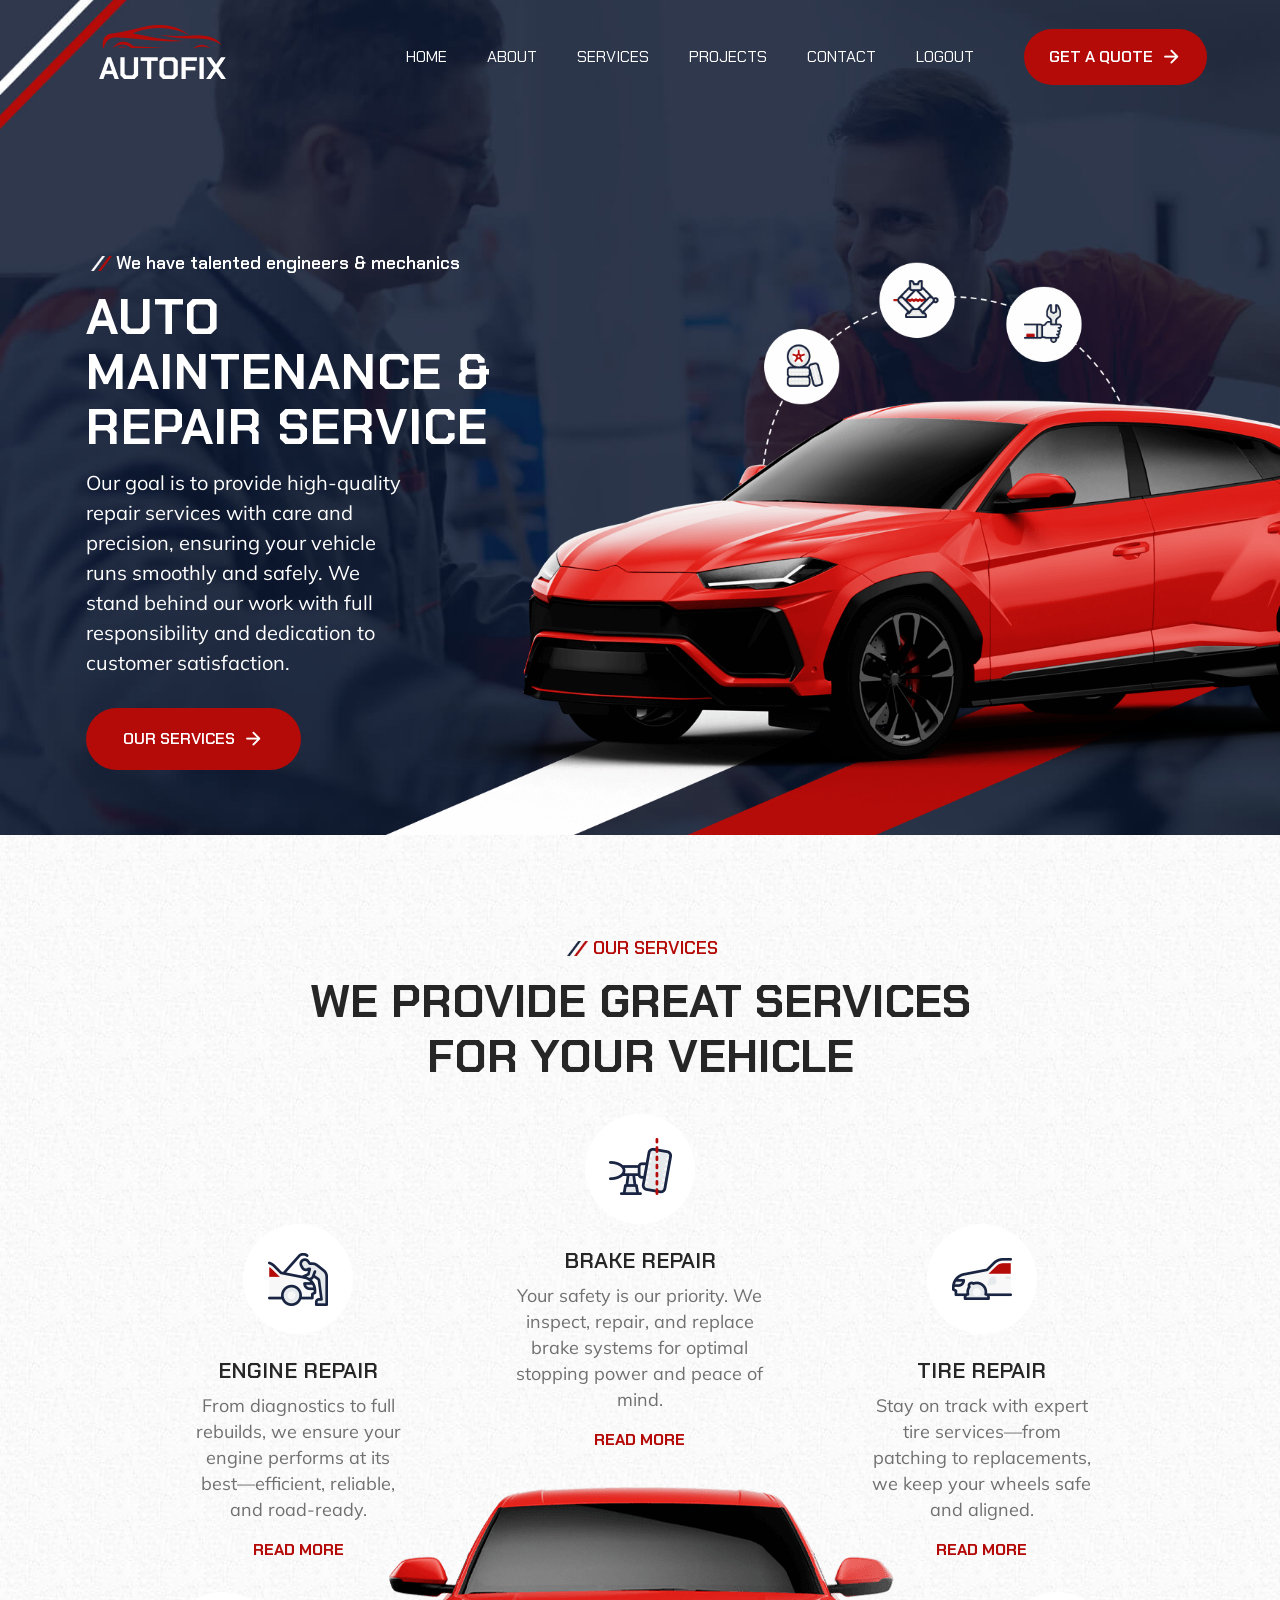
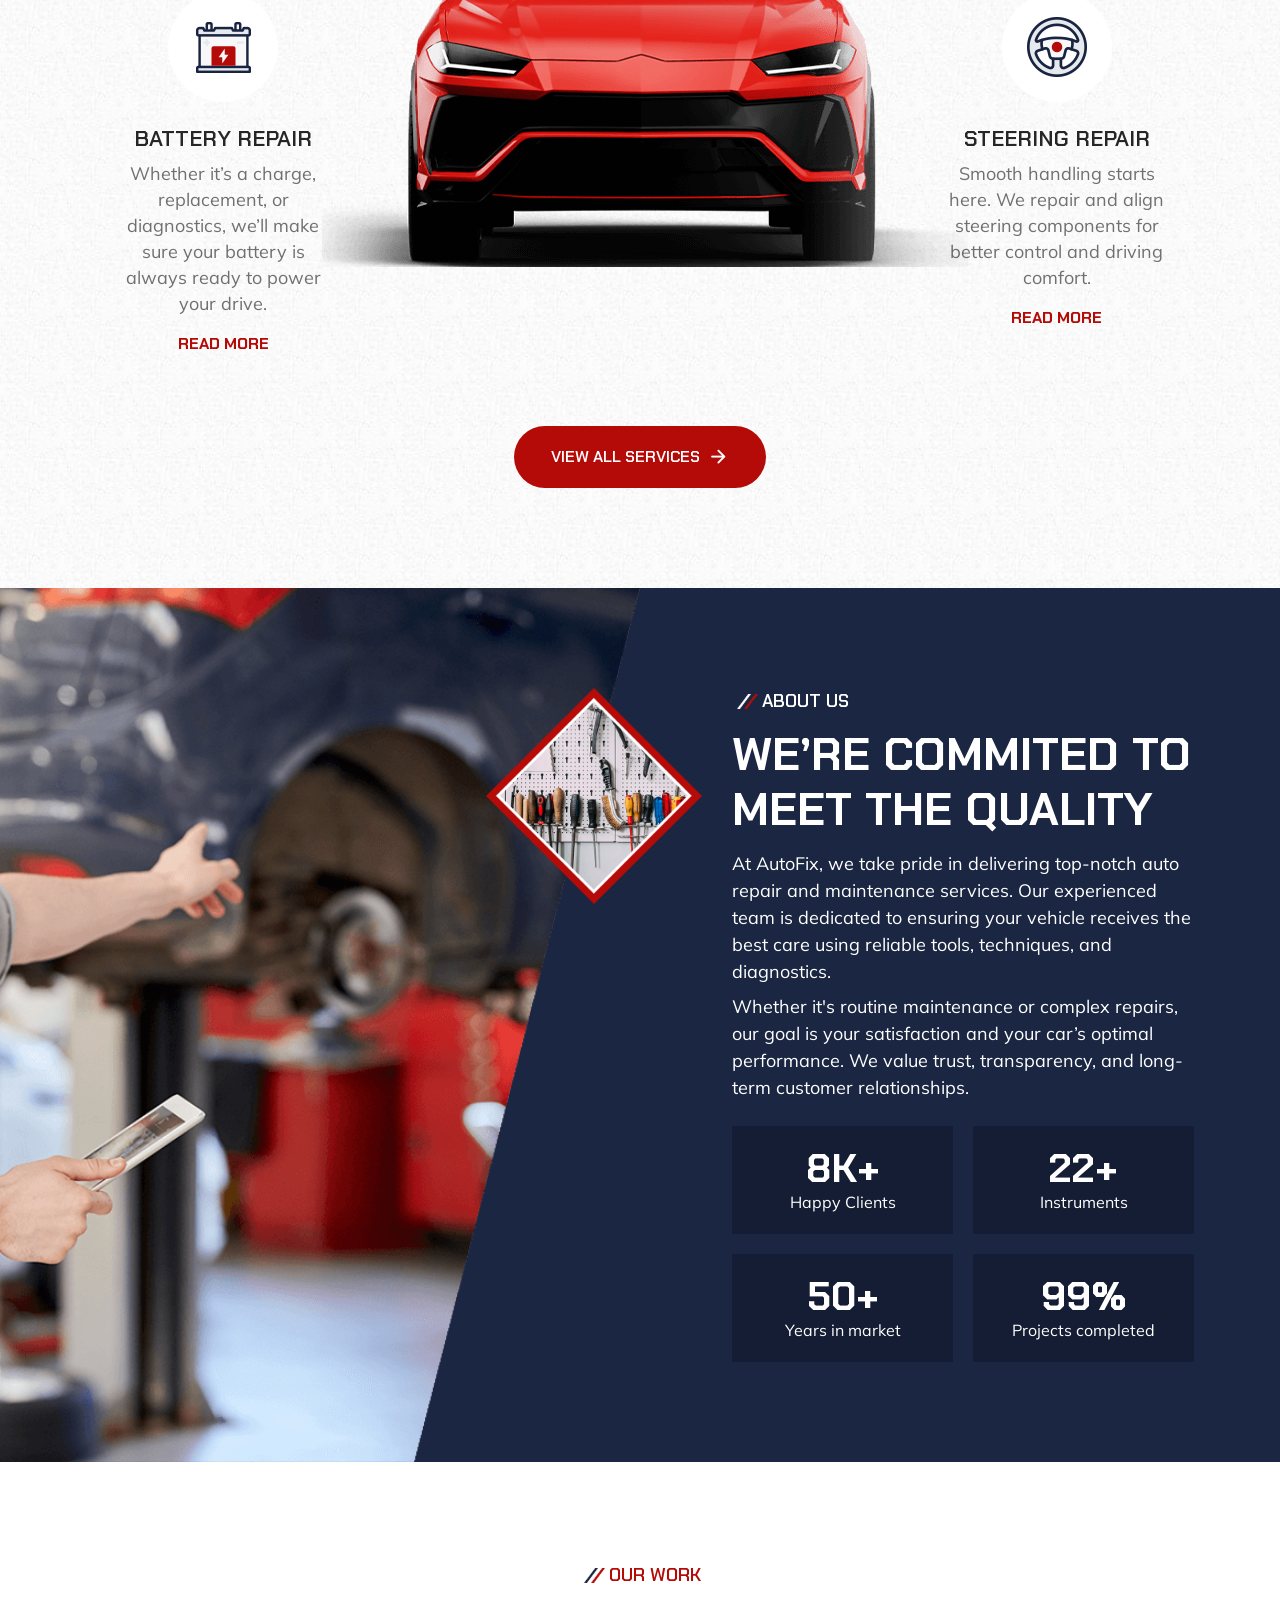
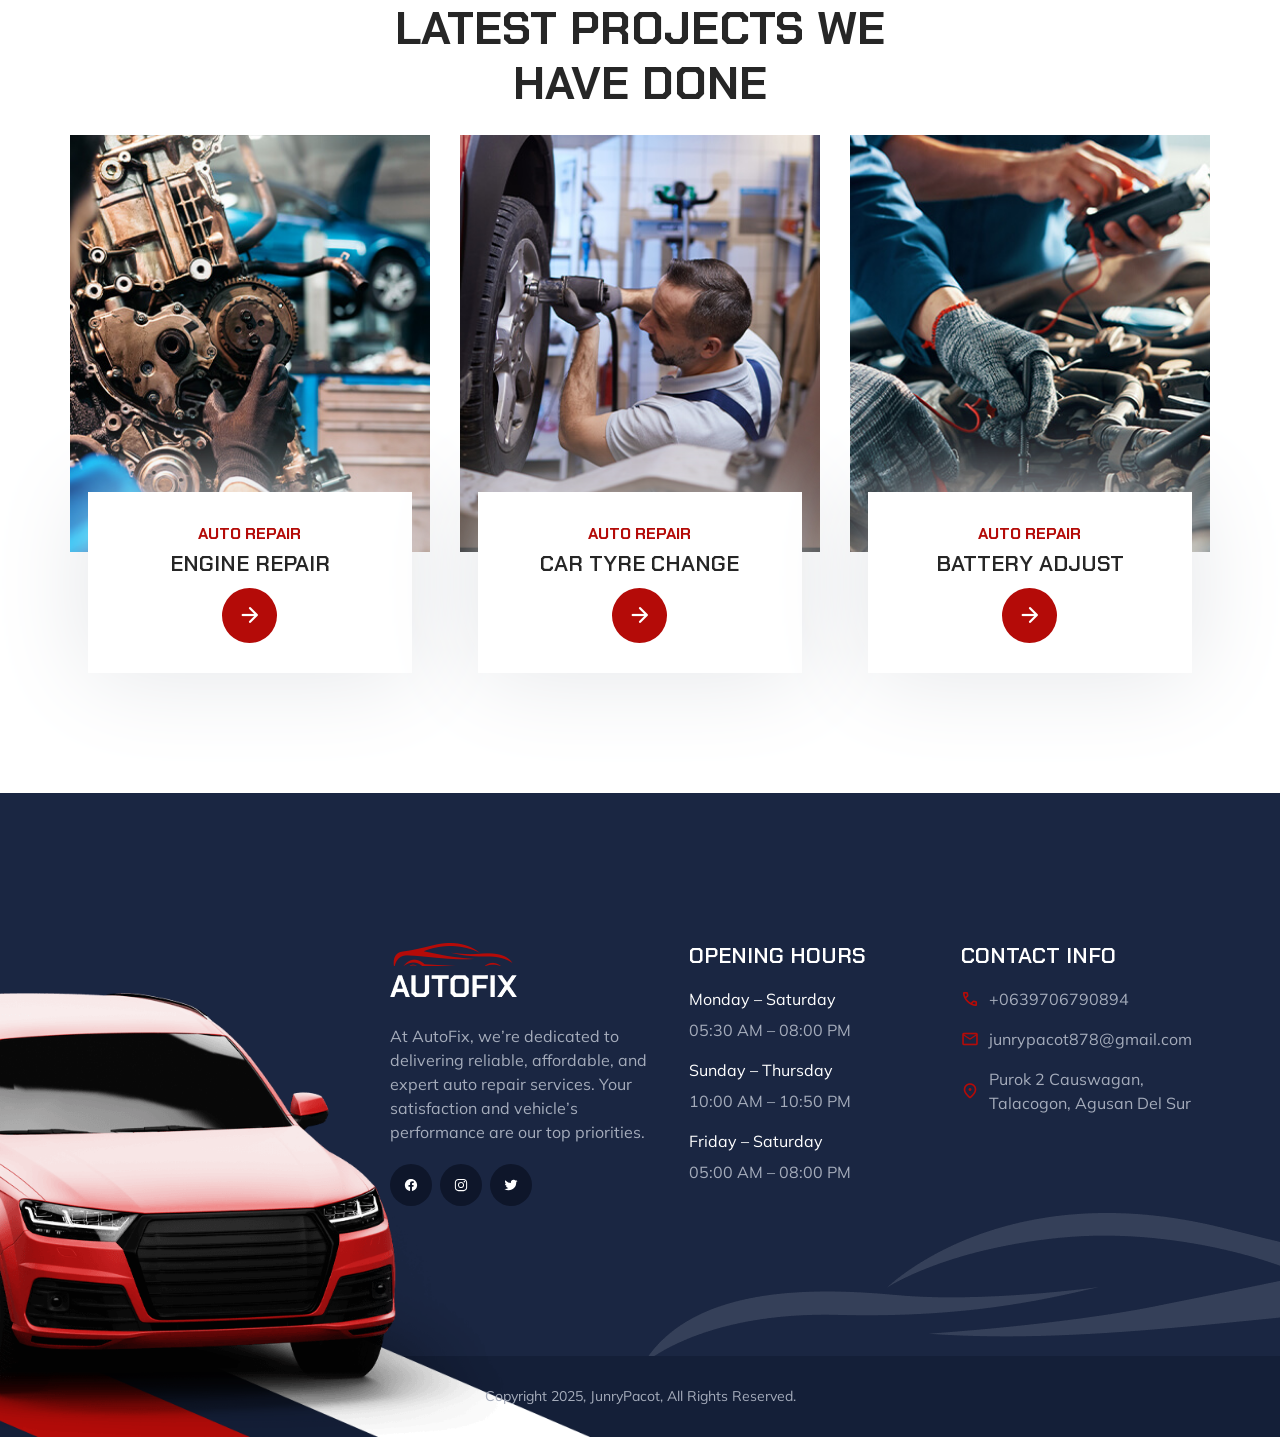
<file: index.html>
<!DOCTYPE html>
<html lang="en">

<head>
  <meta charset="UTF-8">
  <meta http-equiv="X-UA-Compatible" content="IE=edge">
  <meta name="viewport" content="width=device-width, initial-scale=1.0">

  <!-- 
    - 
  -->
  <title>Autofix - Auto Maintenance & Repair Service</title>
  <meta name="title" content="Autofix - Auto Maintenance & Repair Service">
  <meta name="description" content="This is a vehicle repair html template made by codewithsadee">

  <!-- 
    - favicon
  -->
  <link rel="shortcut icon" href="favicon.svg" type="image/svg+xml">

  <!-- 
    - google font link
  -->
  <link rel="preconnect" href="https://fonts.googleapis.com">
  <link rel="preconnect" href="https://fonts.gstatic.com" crossorigin>
  <link href="https://fonts.googleapis.com/css2?family=Chakra+Petch:wght@400;600;700&family=Mulish&display=swap"
    rel="stylesheet">

  <!-- 
    
  -->
  <link rel="stylesheet"
    href="https://fonts.googleapis.com/css2?family=Material+Symbols+Rounded:opsz,wght,FILL,GRAD@40,600,0,0" />

  <!-- 
    - custom css link
  -->
  <link rel="stylesheet" href="style.css">

  <!-- 
    - preload images
  -->
  <link rel="preload" as="image" href="hero-banner.png">
  <link rel="preload" as="image" href="hero-bg.jpg">

</head>

<body>

  <!-- 
    - #HEADER
  -->

  <header class="header">
    <div class="container">

      <a href="#" class="logo">
        <img src="logo.png" width="128" height="63" alt="autofix home">
      </a>

      <nav class="navbar" data-navbar>
  <ul class="navbar-list">

    <li>
      <a href="#home" class="navbar-link">Home</a> <!-- Add id="home" on your HERO section -->
    </li>

    <li>
      <a href="#about" class="navbar-link">About</a> <!-- Add id="about" to the ABOUT section -->
    </li>

    <li>
    <a href="#services" class="navbar-link">Services</a>

    </li>

    <li>
      <a href="#projects" class="navbar-link">Projects</a> <!-- Add id="projects" to WORK section -->
    </li>

    <li>
      <a href="#contact" class="navbar-link">Contact</a> <!-- Add id="contact" to footer or contact section -->
      
    </li>

      <li>
      <a href="script.js" class="navbar-link">Logout</a> <!-- Add id="contact" to footer or contact section -->
    </li>

  </ul>
</nav>


      <a href="#" class="btn btn-primary">
        <span class="span">Get a Quote</span>

        <span class="material-symbols-rounded">arrow_forward</span>
      </a>

      <button class="nav-toggle-btn" aria-label="toggle menu" data-nav-toggler>
        <span class="nav-toggle-icon icon-1"></span>
        <span class="nav-toggle-icon icon-2"></span>
        <span class="nav-toggle-icon icon-3"></span>
      </button>

    </div>
  </header>





  <main>
    <article>

      <!-- 
        - #HERO
      -->

      <!-- HERO Section -->
      <section id="home" class="hero has-bg-image" aria-label="home" style="background-image: url('hero-bg.jpg')">

        <div class="container">

          <div class="hero-content">

            <p class="section-subtitle :dark">We have talented engineers & mechanics</p>

            <h1 class="h1 section-title">Auto Maintenance & Repair Service</h1>

            <p class="section-text">
              Our goal is to provide high-quality repair services with care and precision, ensuring your vehicle runs smoothly and safely.
               We stand behind our work with full responsibility and dedication to customer satisfaction.
            </p>

            <a href="#services" class="btn">
              <span class="span">Our Services</span>

              <span class="material-symbols-rounded">arrow_forward</span>
            </a>

          </div>

          <figure class="hero-banner" style="--width: 1228; --height: 789;">
            <img src="hero-banner.png" width="1228" height="789" alt="red motor vehicle"
              class="move-anim">
          </figure>

        </div>
      </section>





      <!-- 
        - #SERVICE
      -->

      <section id="services" class="section service has-bg-image" aria-labelledby="service-label" style="background-image: url('service-bg.jpg')">


        <div class="container">

          <p class="section-subtitle :light" id="service-label">Our services</p>

          <h2 class="h2 section-title">We Provide Great Services For your Vehicle</h2>

          <ul class="service-list">

            <li>
              <div class="service-card">

                <figure class="card-icon">
                  <img src="services-1.png" width="110" height="110" loading="lazy" alt="Engine Repair">
                </figure>

                <h3 class="h3 card-title">Engine Repair</h3>

                <p class="card-text">
                   From diagnostics to full rebuilds, we ensure your engine performs at its best—efficient, reliable, and road-ready.
                </p>

                <a href="#" class="btn-link">Read more</a>

              </div>
            </li>

            <li>
              <div class="service-card">

                <figure class="card-icon">
                  <img src="services-2.png" width="110" height="110" loading="lazy" alt="Brake Repair">
                </figure>

                <h3 class="h3 card-title">Brake Repair</h3>

                <p class="card-text">
                  Your safety is our priority. We inspect, repair, and replace brake systems for optimal stopping power and peace of mind.
                </p>

                <a href="#" class="btn-link">Read more</a>

              </div>
            </li>

            <li>
              <div class="service-card">

                <figure class="card-icon">
                  <img src="services-3.png" width="110" height="110" loading="lazy" alt="Tire Repair">
                </figure>

                <h3 class="h3 card-title">Tire Repair</h3>

                <p class="card-text">
                  Stay on track with expert tire services—from patching to replacements, we keep your wheels safe and aligned.
                </p>

                <a href="#" class="btn-link">Read more</a>

              </div>
            </li>

            <li>
              <div class="service-card">

                <figure class="card-icon">
                  <img src="services-4.png" width="110" height="110" loading="lazy"
                    alt="Battery Repair">
                </figure>

                <h3 class="h3 card-title">Battery Repair</h3>

                <p class="card-text">
                   Whether it’s a charge, replacement, or diagnostics, we’ll make sure your battery is always ready to power your drive.
                </p>

                <a href="#" class="btn-link">Read more</a>

              </div>
            </li>

            <li class="service-banner">
              <img src="services-5.png" width="646" height="380" loading="lazy" alt="Red Car"
                class="move-anim">
            </li>

            <li>
              <div class="service-card">

                <figure class="card-icon">
                  <img src="services-6.png" width="110" height="110" loading="lazy"
                    alt="Steering Repair">
                </figure>

                <h3 class="h3 card-title">Steering Repair</h3>

                <p class="card-text">
                  Smooth handling starts here. We repair and align steering components for better control and driving comfort.
                </p>

                <a href="#" class="btn-link">Read more</a>

              </div>
            </li>

          </ul>

          <a href="#" class="btn">
            <span class="span">View All Services</span>

            <span class="material-symbols-rounded">arrow_forward</span>
          </a>

        </div>
      </section>





      <!-- 
        - #ABOUT
      -->

      <!-- ABOUT Section -->
      <section id="about" class="section about has-before" aria-labelledby="about-label">

        <div class="container">

          <figure class="about-banner">
            <img src="about-banner.png" width="540" height="540" loading="lazy"
              alt="vehicle repire equipments" class="w-100">
          </figure>

          <div class="about-content">

            <p class="section-subtitle :dark">About Us</p>

            <h2 class="h2 section-title">We’re Commited to Meet the quality</h2>

            <p class="section-text">
               At AutoFix, we take pride in delivering top-notch auto repair and maintenance services. Our experienced team is
               dedicated to ensuring your vehicle receives the best care using reliable tools, techniques, and diagnostics.
            </p>

            <p class="section-text">
               Whether it's routine maintenance or complex repairs, our goal is your satisfaction and your car’s optimal
               performance. We value trust, transparency, and long-term customer relationships.
            </p>

            <ul class="about-list">

              <li class="about-item">
                <p>
                  <strong class="display-1 strong">8K+</strong> Happy Clients
                </p>
              </li>

              <li class="about-item">
                <p>
                  <strong class="display-1 strong">22+</strong> Instruments
                </p>
              </li>

              <li class="about-item">
                <p>
                  <strong class="display-1 strong">50+</strong> Years in market
                </p>
              </li>

              <li class="about-item">
                <p>
                  <strong class="display-1 strong">99%</strong> Projects completed
                </p>
              </li>

            </ul>

          </div>

        </div>
      </section>





      <!-- 
        - #WORK
      -->

      <!-- WORK Section -->
       <section id="projects" class="section work" aria-labelledby="work-label">

        <div class="container">

          <p class="section-subtitle :light" id="work-label">Our Work</p>

          <h2 class="h2 section-title">Latest projects we have done</h2>

          <ul class="has-scrollbar">

            <li class="scrollbar-item">
              <div class="work-card">

                <figure class="card-banner img-holder" style="--width: 350; --height: 406;">
                  <img src="work-1.jpg" width="350" height="406" loading="lazy" alt="Engine Repair"
                    class="img-cover">
                </figure>

                <div class="card-content">
                  <p class="card-subtitle">Auto Repair</p>

                  <h3 class="h3 card-title">Engine Repair</h3>

                  <a href="#" class="card-btn">
                    <span class="material-symbols-rounded">arrow_forward</span>
                  </a>
                </div>

              </div>
            </li>

            <li class="scrollbar-item">
              <div class="work-card">

                <figure class="card-banner img-holder" style="--width: 350; --height: 406;">
                  <img src="work-2.jpg" width="350" height="406" loading="lazy" alt="Car Tyre change"
                    class="img-cover">
                </figure>

                <div class="card-content">
                  <p class="card-subtitle">Auto Repair</p>

                  <h3 class="h3 card-title">Car Tyre change</h3>

                  <a href="#" class="card-btn">
                    <span class="material-symbols-rounded">arrow_forward</span>
                  </a>
                </div>

              </div>
            </li>

            <li class="scrollbar-item">
              <div class="work-card">

                <figure class="card-banner img-holder" style="--width: 350; --height: 406;">
                  <img src="work-3.jpg" width="350" height="406" loading="lazy" alt="Battery Adjust"
                    class="img-cover">
                </figure>

                <div class="card-content">
                  <p class="card-subtitle">Auto Repair</p>

                  <h3 class="h3 card-title">Battery Adjust</h3>

                  <a href="#" class="card-btn">
                    <span class="material-symbols-rounded">arrow_forward</span>
                  </a>
                </div>

              </div>
            </li>

          </ul>

        </div>
      </section>

    </article>
  </main>





  <!-- 
    - #FOOTER
  -->

  <!-- You can add an ID to the footer -->
    <footer class="footer" id="contact">


    <div class="footer-top section">
      <div class="container">

        <div class="footer-brand">

          <a href="#" class="logo">
            <img src="logo.png" width="128" height="63" alt="autofix home">
          </a>

          <p class="footer-text">
            At AutoFix, we’re dedicated to delivering reliable, affordable, and expert auto repair services. Your satisfaction and vehicle’s performance are our top priorities.
         </p>
          </p>

          <ul class="social-list">

            <li>
              <a href="https://www.facebook.com/junrympacot" class="social-link">
                <img src="facebook.svg" alt="facebook">
              </a>
            </li>

            <li>
              <a href="#" class="social-link">
                <img src="instagram.svg" alt="instagram">
              </a>
            </li>

            <li>
              <a href="https://x.com/JunryPacot?t=K6RvkWzgBoKlUh8onNdj3Q&s=09" class="social-link">
                <img src="twitter.svg" alt="twitter">
              </a>
            </li>

          </ul>

        </div>

        <ul class="footer-list">

          <li>
            <p class="h3">Opening Hours</p>
          </li>

          <li>
            <p class="p">Monday – Saturday</p>

            <span class="span">05:30 AM – 08:00 PM</span>
          </li>

          <li>
            <p class="p">Sunday – Thursday</p>

            <span class="span">10:00 AM – 10:50 PM</span>
          </li>

          <li>
            <p class="p">Friday – Saturday</p>

            <span class="span">05:00 AM – 08:00 PM</span>
          </li>

        </ul>

        <ul class="footer-list">

          <li>
            <p class="h3">Contact Info</p>
          </li>

          <li>
            <a href="tel:+09706790894" class="footer-link">
              <span class="material-symbols-rounded">call</span>

              <span class="span">+0639706790894</span>
            </a>
          </li>

          <li>
            <a href="mailto:junrypacot878@gmail.com" class="footer-link">
              <span class="material-symbols-rounded">mail</span>

              <span class="span">junrypacot878@gmail.com</span>
            </a>
          </li>

          <li>
            <address class="footer-link address">
              <span class="material-symbols-rounded">location_on</span>

              <span class="span">Purok 2 Causwagan, Talacogon, Agusan Del Sur </span>
            </address>
          </li>

        </ul>

      </div>

      <img src="footer-shape-3.png" width="637" height="173" loading="lazy" alt="Shape"
        class="shape shape-3 move-anim">

    </div>

    <div class="footer-bottom">
      <div class="container">

        <p class="copyright">Copyright 2025, JunryPacot, All Rights Reserved.</p>

        <img src="footer-shape-2.png" width="778" height="335" loading="lazy" alt="Shape"
          class="shape shape-2">

        <img src="footer-shape-1.png" width="805" height="652" loading="lazy" alt="Red Car"
          class="shape shape-1 move-anim">

      </div>
    </div>

  </footer>





  <!-- 
    - custom js link
  -->
  <script >
    <script>
  const navbar = document.querySelector("[data-navbar]");
  const navToggler = document.querySelector("[data-nav-toggler]");

  navToggler.addEventListener("click", function () {
    navbar.classList.toggle("active");
    this.classList.toggle("active");
  });

  // Redirect to login if not logged in
  if (localStorage.getItem('isLoggedIn') !== 'true') {
    window.location.href = 'Loginpage.html'; // Make sure this file exists!
  }

  // For logout, use this code on your logout button only:
  // localStorage.removeItem('isLoggedIn');
  // window.location.href = 'Loginpage.html';
</script>
  </script>

</body>

</html>
</file>
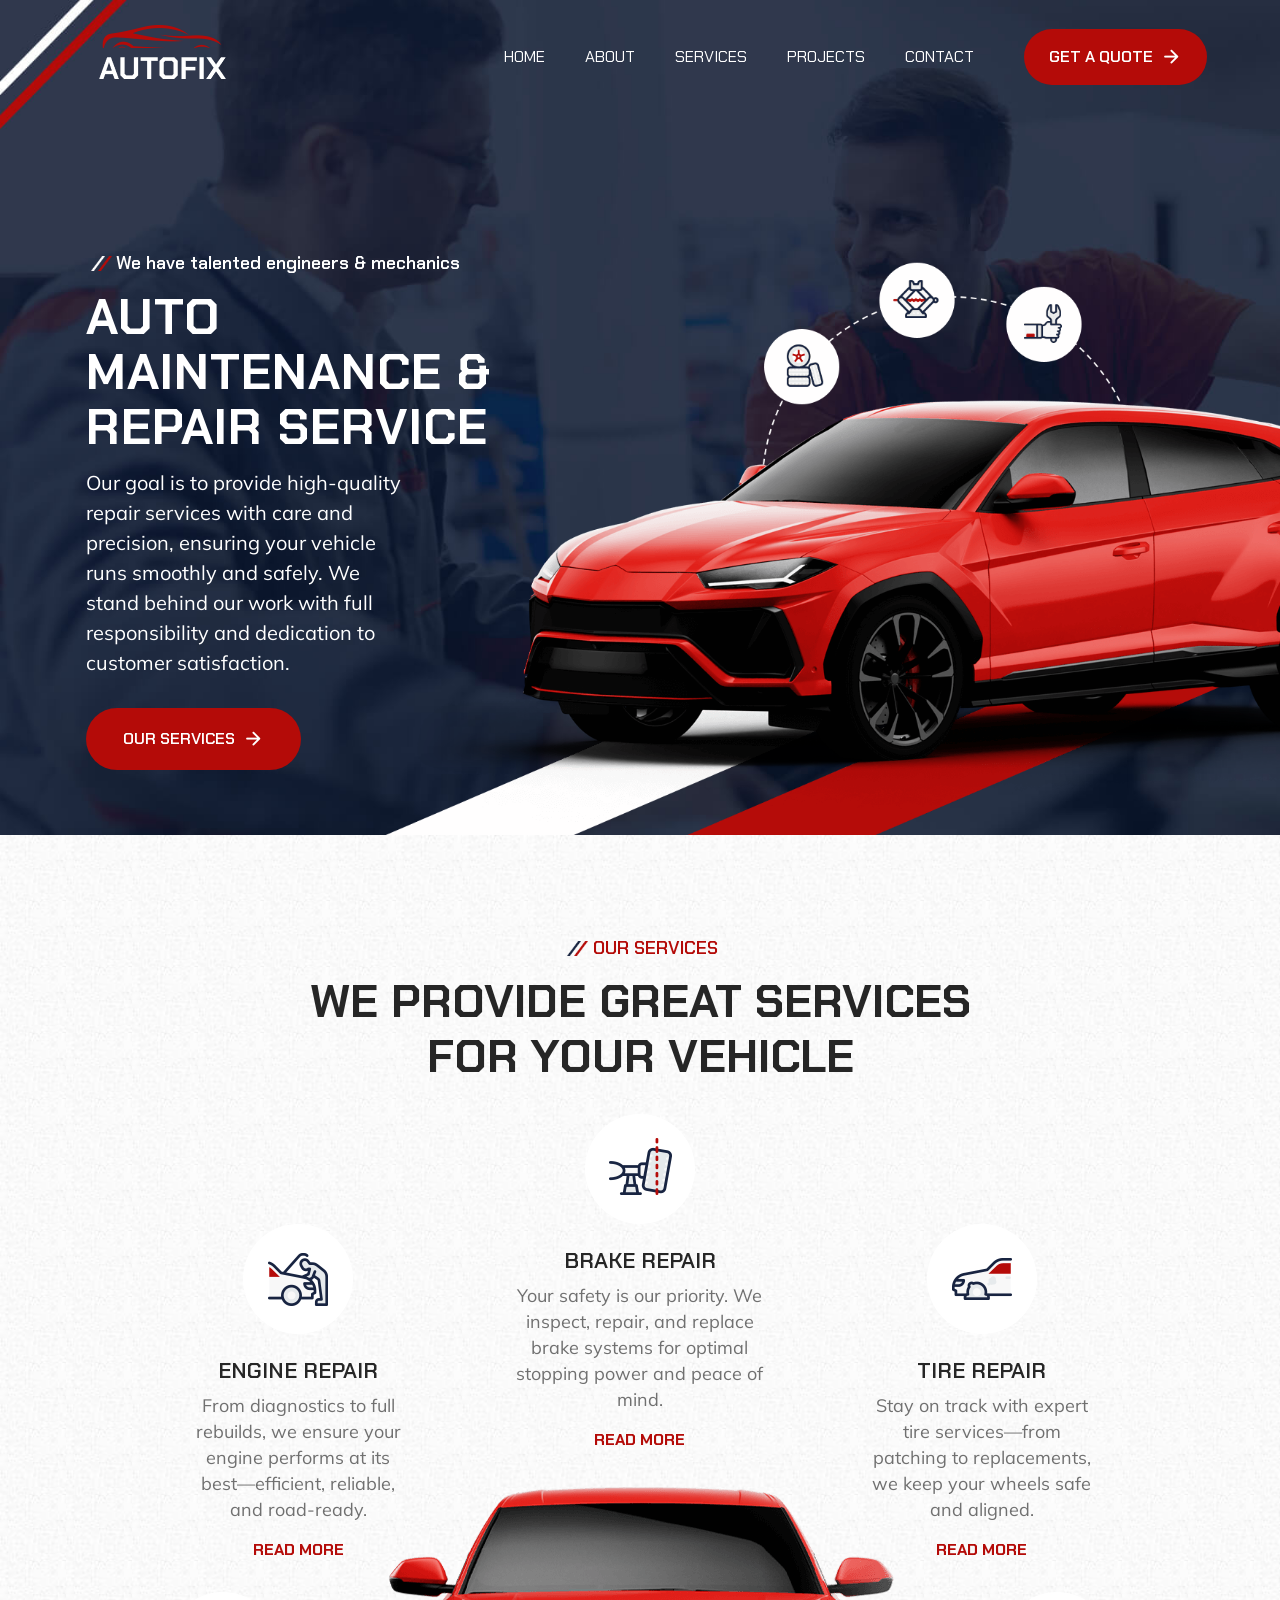
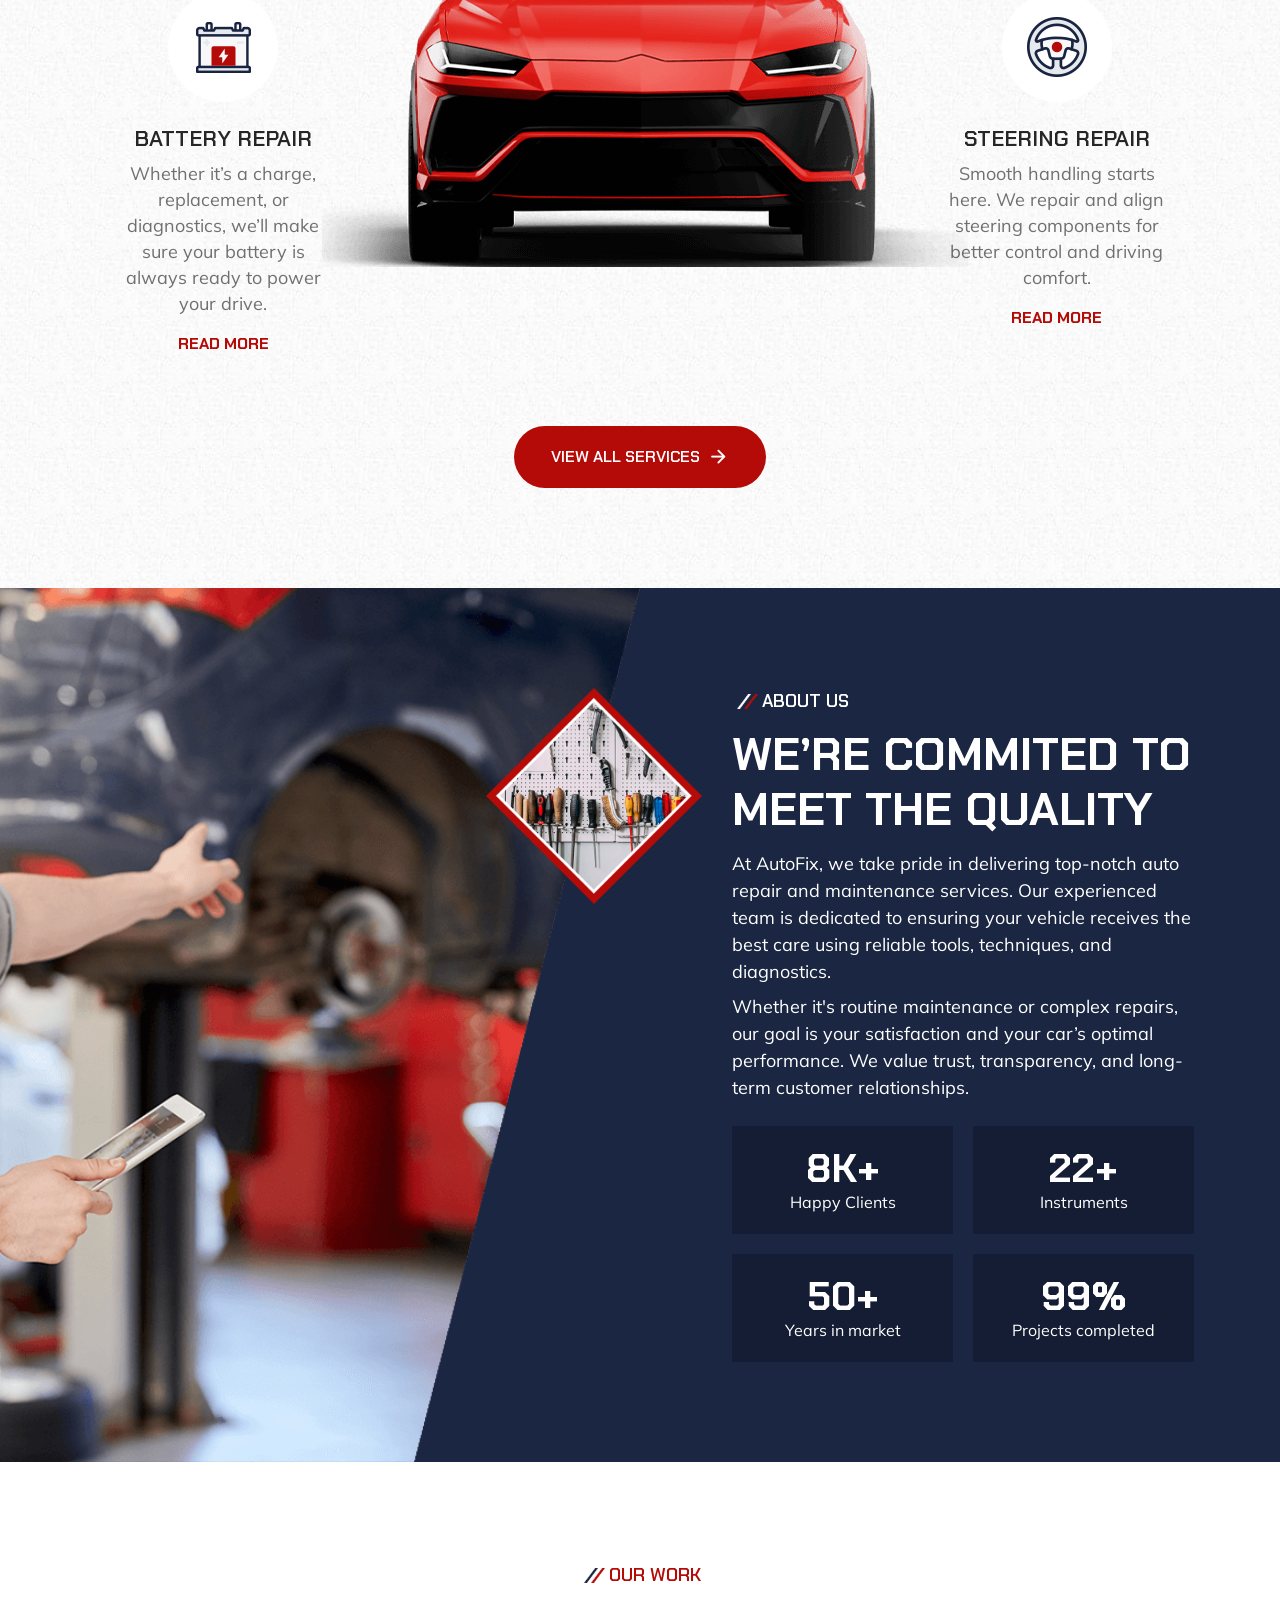
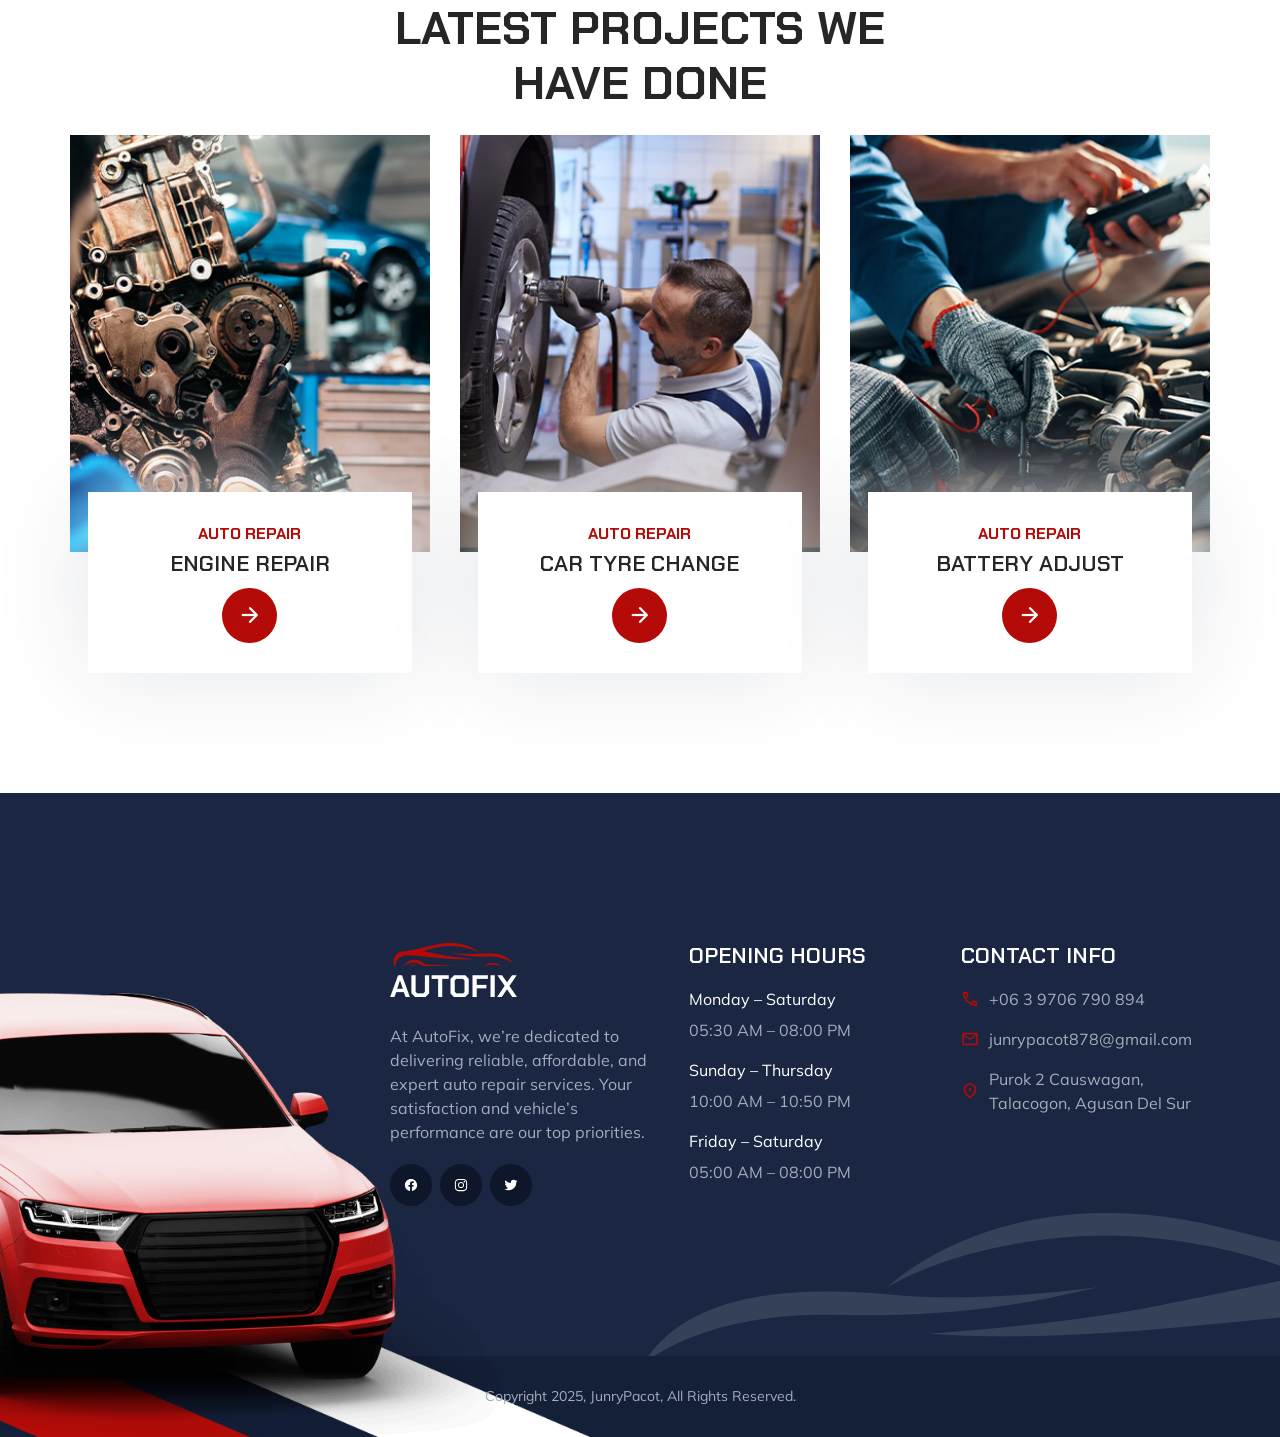
<file: Autofix.html>
<!DOCTYPE html>
<html lang="en">

<head>
  <meta charset="UTF-8">
  <meta http-equiv="X-UA-Compatible" content="IE=edge">
  <meta name="viewport" content="width=device-width, initial-scale=1.0">

  <!-- 
    - primary meta tags
  -->
  <title>Autofix - Auto Maintenance & Repair Service</title>
  <meta name="title" content="Autofix - Auto Maintenance & Repair Service">
  <meta name="description" content="This is a vehicle repair html template made by codewithsadee">

  <!-- 
    - favicon
  -->
  <link rel="shortcut icon" href="https://junrypacot.github.io/Autofix_/favicon.svg" type="image/svg+xml">

  <!-- 
    - google font link
  -->
  <link rel="preconnect" href="https://fonts.googleapis.com">
  <link rel="preconnect" href="https://fonts.gstatic.com" crossorigin>
  <link href="https://fonts.googleapis.com/css2?family=Chakra+Petch:wght@400;600;700&family=Mulish&display=swap"
    rel="stylesheet">

  <!-- 
    - material icon font
  -->
  <link rel="stylesheet"
    href="https://fonts.googleapis.com/css2?family=Material+Symbols+Rounded:opsz,wght,FILL,GRAD@40,600,0,0" />

  <!-- 
    - custom css link
  -->
  <link rel="stylesheet" href="https://junrypacot.github.io/Autofix_/style.css">

  <!-- 
    - preload images
  -->
  <link rel="preload" as="image" href="https://junrypacot.github.io/Autofix_/hero-banner.png">
  <link rel="preload" as="image" href="https://junrypacot.github.io/Autofix_/hero-bg.jpg">

</head>

<body>

  <!-- 
    - #HEADER
  -->

  <header class="header">
    <div class="container">

      <a href="#" class="logo">
        <img src="https://junrypacot.github.io/Autofix_/logo.png" width="128" height="63" alt="autofix home">
      </a>

      <nav class="navbar" data-navbar>
  <ul class="navbar-list">

    <li>
      <a href="#home" class="navbar-link">Home</a> <!-- Add id="home" on your HERO section -->
    </li>

    <li>
      <a href="#about" class="navbar-link">About</a> <!-- Add id="about" to the ABOUT section -->
    </li>

    <li>
    <a href="#services" class="navbar-link">Services</a>

    </li>

    <li>
      <a href="#projects" class="navbar-link">Projects</a> <!-- Add id="projects" to WORK section -->
    </li>

    <li>
      <a href="#contact" class="navbar-link">Contact</a> <!-- Add id="contact" to footer or contact section -->
    </li>

  </ul>
</nav>


      <a href="#" class="btn btn-primary">
        <span class="span">Get a Quote</span>

        <span class="material-symbols-rounded">arrow_forward</span>
      </a>

      <button class="nav-toggle-btn" aria-label="toggle menu" data-nav-toggler>
        <span class="nav-toggle-icon icon-1"></span>
        <span class="nav-toggle-icon icon-2"></span>
        <span class="nav-toggle-icon icon-3"></span>
      </button>

    </div>
  </header>





  <main>
    <article>

      <!-- 
        - #HERO
      -->

      <!-- HERO Section -->
      <section id="home" class="hero has-bg-image" aria-label="home" style="background-image: url('https://junrypacot.github.io/Autofix_/hero-bg.jpg')">

        <div class="container">

          <div class="hero-content">

            <p class="section-subtitle :dark">We have talented engineers & mechanics</p>

            <h1 class="h1 section-title">Auto Maintenance & Repair Service</h1>

            <p class="section-text">
              Our goal is to provide high-quality repair services with care and precision, ensuring your vehicle runs smoothly and safely.
               We stand behind our work with full responsibility and dedication to customer satisfaction.
            </p>

            <a href="#services" class="btn">
              <span class="span">Our Services</span>

              <span class="material-symbols-rounded">arrow_forward</span>
            </a>

          </div>

          <figure class="hero-banner" style="--width: 1228; --height: 789;">
            <img src="https://junrypacot.github.io/Autofix_/hero-banner.png" width="1228" height="789" alt="red motor vehicle"
              class="move-anim">
          </figure>

        </div>
      </section>





      <!-- 
        - #SERVICE
      -->

      <section id="services" class="section service has-bg-image" aria-labelledby="service-label" style="background-image: url('https://junrypacot.github.io/Autofix_/service-bg.jpg')">


        <div class="container">

          <p class="section-subtitle :light" id="service-label">Our services</p>

          <h2 class="h2 section-title">We Provide Great Services For your Vehicle</h2>

          <ul class="service-list">

            <li>
              <div class="service-card">

                <figure class="card-icon">
                  <img src="https://junrypacot.github.io/Autofix_/services-1.png" width="110" height="110" loading="lazy" alt="Engine Repair">
                </figure>

                <h3 class="h3 card-title">Engine Repair</h3>

                <p class="card-text">
                   From diagnostics to full rebuilds, we ensure your engine performs at its best—efficient, reliable, and road-ready.
                </p>

                <a href="#" class="btn-link">Read more</a>

              </div>
            </li>

            <li>
              <div class="service-card">

                <figure class="card-icon">
                  <img src="https://junrypacot.github.io/Autofix_/services-2.png" width="110" height="110" loading="lazy" alt="Brake Repair">
                </figure>

                <h3 class="h3 card-title">Brake Repair</h3>

                <p class="card-text">
                  Your safety is our priority. We inspect, repair, and replace brake systems for optimal stopping power and peace of mind.
                </p>

                <a href="#" class="btn-link">Read more</a>

              </div>
            </li>

            <li>
              <div class="service-card">

                <figure class="card-icon">
                  <img src="https://junrypacot.github.io/Autofix_/services-3.png" width="110" height="110" loading="lazy" alt="Tire Repair">
                </figure>

                <h3 class="h3 card-title">Tire Repair</h3>

                <p class="card-text">
                  Stay on track with expert tire services—from patching to replacements, we keep your wheels safe and aligned.
                </p>

                <a href="#" class="btn-link">Read more</a>

              </div>
            </li>

            <li>
              <div class="service-card">

                <figure class="card-icon">
                  <img src="https://junrypacot.github.io/Autofix_/services-4.png" width="110" height="110" loading="lazy"
                    alt="Battery Repair">
                </figure>

                <h3 class="h3 card-title">Battery Repair</h3>

                <p class="card-text">
                   Whether it’s a charge, replacement, or diagnostics, we’ll make sure your battery is always ready to power your drive.
                </p>

                <a href="#" class="btn-link">Read more</a>

              </div>
            </li>

            <li class="service-banner">
              <img src="https://junrypacot.github.io/Autofix_/services-5.png" width="646" height="380" loading="lazy" alt="Red Car"
                class="move-anim">
            </li>

            <li>
              <div class="service-card">

                <figure class="card-icon">
                  <img src="https://junrypacot.github.io/Autofix_/services-6.png" width="110" height="110" loading="lazy"
                    alt="Steering Repair">
                </figure>

                <h3 class="h3 card-title">Steering Repair</h3>

                <p class="card-text">
                  Smooth handling starts here. We repair and align steering components for better control and driving comfort.
                </p>

                <a href="#" class="btn-link">Read more</a>

              </div>
            </li>

          </ul>

          <a href="#" class="btn">
            <span class="span">View All Services</span>

            <span class="material-symbols-rounded">arrow_forward</span>
          </a>

        </div>
      </section>





      <!-- 
        - #ABOUT
      -->

      <!-- ABOUT Section -->
      <section id="about" class="section about has-before" aria-labelledby="about-label">

        <div class="container">

          <figure class="about-banner">
            <img src="https://junrypacot.github.io/Autofix_/about-banner.png" width="540" height="540" loading="lazy"
              alt="vehicle repire equipments" class="w-100">
          </figure>

          <div class="about-content">

            <p class="section-subtitle :dark">About Us</p>

            <h2 class="h2 section-title">We’re Commited to Meet the quality</h2>

            <p class="section-text">
               At AutoFix, we take pride in delivering top-notch auto repair and maintenance services. Our experienced team is
               dedicated to ensuring your vehicle receives the best care using reliable tools, techniques, and diagnostics.
            </p>

            <p class="section-text">
               Whether it's routine maintenance or complex repairs, our goal is your satisfaction and your car’s optimal
               performance. We value trust, transparency, and long-term customer relationships.
            </p>

            <ul class="about-list">

              <li class="about-item">
                <p>
                  <strong class="display-1 strong">8K+</strong> Happy Clients
                </p>
              </li>

              <li class="about-item">
                <p>
                  <strong class="display-1 strong">22+</strong> Instruments
                </p>
              </li>

              <li class="about-item">
                <p>
                  <strong class="display-1 strong">50+</strong> Years in market
                </p>
              </li>

              <li class="about-item">
                <p>
                  <strong class="display-1 strong">99%</strong> Projects completed
                </p>
              </li>

            </ul>

          </div>

        </div>
      </section>





      <!-- 
        - #WORK
      -->

      <!-- WORK Section -->
       <section id="projects" class="section work" aria-labelledby="work-label">

        <div class="container">

          <p class="section-subtitle :light" id="work-label">Our Work</p>

          <h2 class="h2 section-title">Latest projects we have done</h2>

          <ul class="has-scrollbar">

            <li class="scrollbar-item">
              <div class="work-card">

                <figure class="card-banner img-holder" style="--width: 350; --height: 406;">
                  <img src="https://junrypacot.github.io/Autofix_/work-1.jpg" width="350" height="406" loading="lazy" alt="Engine Repair"
                    class="img-cover">
                </figure>

                <div class="card-content">
                  <p class="card-subtitle">Auto Repair</p>

                  <h3 class="h3 card-title">Engine Repair</h3>

                  <a href="#" class="card-btn">
                    <span class="material-symbols-rounded">arrow_forward</span>
                  </a>
                </div>

              </div>
            </li>

            <li class="scrollbar-item">
              <div class="work-card">

                <figure class="card-banner img-holder" style="--width: 350; --height: 406;">
                  <img src="https://junrypacot.github.io/Autofix_/work-2.jpg" width="350" height="406" loading="lazy" alt="Car Tyre change"
                    class="img-cover">
                </figure>

                <div class="card-content">
                  <p class="card-subtitle">Auto Repair</p>

                  <h3 class="h3 card-title">Car Tyre change</h3>

                  <a href="#" class="card-btn">
                    <span class="material-symbols-rounded">arrow_forward</span>
                  </a>
                </div>

              </div>
            </li>

            <li class="scrollbar-item">
              <div class="work-card">

                <figure class="card-banner img-holder" style="--width: 350; --height: 406;">
                  <img src="https://junrypacot.github.io/Autofix_/work-3.jpg" width="350" height="406" loading="lazy" alt="Battery Adjust"
                    class="img-cover">
                </figure>

                <div class="card-content">
                  <p class="card-subtitle">Auto Repair</p>

                  <h3 class="h3 card-title">Battery Adjust</h3>

                  <a href="#" class="card-btn">
                    <span class="material-symbols-rounded">arrow_forward</span>
                  </a>
                </div>

              </div>
            </li>

          </ul>

        </div>
      </section>

    </article>
  </main>





  <!-- 
    - #FOOTER
  -->

  <!-- You can add an ID to the footer -->
    <footer class="footer" id="contact">


    <div class="footer-top section">
      <div class="container">

        <div class="footer-brand">

          <a href="#" class="logo">
            <img src="https://junrypacot.github.io/Autofix_/logo.png" width="128" height="63" alt="autofix home">
          </a>

          <p class="footer-text">
            At AutoFix, we’re dedicated to delivering reliable, affordable, and expert auto repair services. Your satisfaction and vehicle’s performance are our top priorities.
         </p>
          </p>

          <ul class="social-list">

            <li>
              <a href="#" class="social-link">
                <img src="https://junrypacot.github.io/Autofix_/facebook.svg" alt="facebook">
              </a>
            </li>

            <li>
              <a href="#" class="social-link">
                <img src="https://junrypacot.github.io/Autofix_/instagram.svg" alt="instagram">
              </a>
            </li>

            <li>
              <a href="#" class="social-link">
                <img src="https://junrypacot.github.io/Autofix_/twitter.svg" alt="twitter">
              </a>
            </li>

          </ul>

        </div>

        <ul class="footer-list">

          <li>
            <p class="h3">Opening Hours</p>
          </li>

          <li>
            <p class="p">Monday – Saturday</p>

            <span class="span">05:30 AM – 08:00 PM</span>
          </li>

          <li>
            <p class="p">Sunday – Thursday</p>

            <span class="span">10:00 AM – 10:50 PM</span>
          </li>

          <li>
            <p class="p">Friday – Saturday</p>

            <span class="span">05:00 AM – 08:00 PM</span>
          </li>

        </ul>

        <ul class="footer-list">

          <li>
            <p class="h3">Contact Info</p>
          </li>

          <li>
            <a href="tel:+01234567890" class="footer-link">
              <span class="material-symbols-rounded">call</span>

              <span class="span">+06 3 9706 790 894</span>
            </a>
          </li>

          <li>
            <a href="mailto:junrypacot878@gmail.com" class="footer-link">
              <span class="material-symbols-rounded">mail</span>

              <span class="span">junrypacot878@gmail.com</span>
            </a>
          </li>

          <li>
            <address class="footer-link address">
              <span class="material-symbols-rounded">location_on</span>

              <span class="span">Purok 2 Causwagan, Talacogon, Agusan Del Sur </span>
            </address>
          </li>

        </ul>

      </div>

      <img src="https://junrypacot.github.io/Autofix_/footer-shape-3.png" width="637" height="173" loading="lazy" alt="Shape"
        class="shape shape-3 move-anim">

    </div>

    <div class="footer-bottom">
      <div class="container">

        <p class="copyright">Copyright 2025, JunryPacot, All Rights Reserved.</p>

        <img src="https://junrypacot.github.io/Autofix_/footer-shape-2.png" width="778" height="335" loading="lazy" alt="Shape"
          class="shape shape-2">

        <img src="https://junrypacot.github.io/Autofix_/footer-shape-1.png" width="805" height="652" loading="lazy" alt="Red Car"
          class="shape shape-1 move-anim">

      </div>
    </div>

  </footer>





  <!-- 
    - custom js link
  -->
  <script src="https://junrypacot.github.io/Autofix_/script.js"></script>

</body>

</html>
</file>
<file: style.css>
/*-----------------------------------*\
  #style.css
\*-----------------------------------*/

/**
 * copyright 2022 codewithsadee
 */





/*-----------------------------------*\
  #CUSTOM PROPERTY
\*-----------------------------------*/

:root {

  /**
   * colors
   */

  --international-orange-engineering: hsl(1, 91%, 37%);
  --cadet-blue-creyola: hsl(222, 14%, 69%);
  --oxford-blue-1: hsl(222, 47%, 15%);
  --oxford-blue-2: hsl(222, 44%, 14%);
  --oxford-blue-3: hsl(222, 50%, 11%);
  --sonic-silver: hsl(0, 0%, 44%);
  --space-cadet: hsl(222, 44%, 18%);
  --pastel-pink: hsl(1, 53%, 75%);
  --eerie-black: hsl(0, 0%, 15%);
  --light-gray: hsl(0, 0%, 80%);
  --white: hsl(0, 0%, 100%);

  /**
   * typography
   */

  --ff-chakra-petch: 'Chakra Petch', sans-serif;
  --ff-mulish: 'Mulish', sans-serif;
  
  --fs-1: 3.5rem;
  --fs-2: 3rem;
  --fs-3: 2.4rem;
  --fs-4: 1.8rem;
  --fs-5: 1.4rem;
  --fs-6: 1.2rem;
  
  --fw-400: 400;
  --fw-600: 600;
  --fw-700: 700;

  /**
   * spacing
   */

  --section-padding: 60px;

  /**
   * box shadow
   */

  --shadow: 0px 0px 100px 0px hsl(216, 9%, 90%);

  /**
   * border radius
   */

  --radius-pill: 100px;
  --radius-circle: 50%;

  /**
   * transition
   */

  --transition: 0.25s ease;
  --cubic-out: cubic-bezier(0.05, 0.83, 0.52, 0.97);

}





/*-----------------------------------*\
  #RESET
\*-----------------------------------*/

*,
*::before,
*::after {
  margin: 0;
  padding: 0;
  box-sizing: border-box;
}

li { list-style: none; }

a,
img,
span,
button { display: block; }

a {
  color: inherit;
  text-decoration: none;
}

img { height: auto; }

button {
  background: none;
  border: none;
  font: inherit;
  cursor: pointer;
}

address { font-style: normal; }

html {
  font-family: var(--ff-mulish);
  font-size: 10px;
  scroll-behavior: smooth;
}

body {
  background-color: var(--white);
  color: var(--sonic-silver);
  font-size: 1.6rem;
  line-height: 1.5;
}

:focus-visible { outline-offset: 4px; }

::-webkit-scrollbar { width: 10px; }

::-webkit-scrollbar-track { background-color: hsl(0, 0%, 98%); }

::-webkit-scrollbar-thumb { background-color: hsl(0, 0%, 80%); }

::-webkit-scrollbar-thumb:hover { background-color: hsl(0, 0%, 70%); }





/*-----------------------------------*\
  #REUSED STYLE
\*-----------------------------------*/

.container { padding-inline: 16px; }

.material-symbols-rounded {
  --fs: 1em;
  font-variation-settings: 'FILL' 0, 'wght' 600, 'GRAD' 0, 'opsz' 40;
  font-size: var(--fs);
  width: 1em;
  overflow: hidden;
}

.has-bg-image {
  background-repeat: no-repeat;
  background-size: cover;
  background-position: left;
}

.section-subtitle {
  max-width: max-content;
  font-family: var(--ff-chakra-petch);
  font-size: var(--fs-5);
  font-weight: var(--fw-600);
  text-transform: uppercase;
  margin-block-end: 12px;
  margin-inline: auto;
}

.section-subtitle::before {
  content: "";
  display: inline-block;
  height: 15px;
  width: 30px;
  margin-block-end: -2px;
  background-repeat: no-repeat;
  background-size: contain;
  background-position: center;
}

.section-subtitle.\:dark { color: var(--white); }

.section-subtitle.\:dark::before { background-image: url('text-bars-light.png'); }

.section-subtitle.\:light { color: var(--international-orange-engineering); }

.section-subtitle.\:light::before { background-image: url('text-bars-dark.png'); }

.section-title { text-align: center; }

.h1,
.h2,
.h3,
.display-1 {
  font-family: var(--ff-chakra-petch);
  font-weight: var(--fw-700);
  text-transform: uppercase;
}

.display-1 { font-size: var(--fs-1); }

.h1 {
  color: var(--white);
  font-size: var(--fs-2);
  line-height: 1.1;
  letter-spacing: 1px;
}

.h2,
.h3 {
  color: var(--eerie-black);
  font-weight: var(--fw-600);
  line-height: 1.2;
}

.h2 { font-size: var(--fs-3); }

.h3 { font-size: var(--fs-4); }

.btn {
  background-color: var(--international-orange-engineering);
  color: var(--white);
  max-width: max-content;
  font-family: var(--ff-chakra-petch);
  font-weight: var(--fw-600);
  text-transform: uppercase;
  display: flex;
  align-items: center;
  gap: 8px;
  padding: 12px 20px;
  border: 1px solid transparent;
  border-radius: var(--radius-pill);
  transition: var(--transition);
  will-change: transform;
}

.btn:is(:hover, :focus-visible) {
  transform: translateY(-5px);
  background-color: var(--oxford-blue-3);
  border-color: var(--white);
}

.move-anim { animation: moving 2s ease-in-out infinite alternate; }

@keyframes moving {
  0% { transform: translateY(0); }
  100% { transform: translateY(10px); }
}

.section { padding-block: var(--section-padding); }

.btn-link {
  font-family: var(--ff-chakra-petch);
  text-transform: uppercase;
  color: var(--international-orange-engineering);
  font-weight: var(--fw-700);
}

.w-100 { width: 100%; }

.img-holder {
  aspect-ratio: var(--width) / var(--height);
  background-color: var(--light-gray);
  overflow: hidden;
}

.img-cover {
  width: 100%;
  height: 100%;
  object-fit: cover;
}

.has-scrollbar {
  display: flex;
  align-items: center;
  gap: 30px;
  overflow-x: auto;
  scroll-snap-type: inline mandatory;
  padding-block-end: 20px;
}

.scrollbar-item {
  min-width: 100%;
  scroll-snap-align: start;
}

.has-scrollbar::-webkit-scrollbar { height: 16px; }

.has-scrollbar::-webkit-scrollbar-track {
  background-color: var(--pastel-pink);
  border-radius: 20px;
}

.has-scrollbar::-webkit-scrollbar-thumb {
  background-color: var(--international-orange-engineering);
  border-radius: 20px;
  border: 3px solid var(--pastel-pink);
}

.has-scrollbar::-webkit-scrollbar-button { width: 15%; }





/*-----------------------------------*\
  #HEADER
\*-----------------------------------*/

.header .btn { display: none; }

.header {
  position: absolute;
  top: 0;
  left: 0;
  width: 100%;
  padding: 40px 15px;
  padding-inline-start: 40px;
  z-index: 4;
}

.header .container {
  display: flex;
  justify-content: space-between;
  align-items: center;
}

.logo img { width: 100px; }

.nav-toggle-icon {
  width: 30px;
  height: 2px;
  background-color: var(--white);
  transition: var(--transition);
}

.nav-toggle-icon:not(:last-child) { margin-block-end: 7px; }

.nav-toggle-btn.active .icon-2 {
  opacity: 0;
  transform: translateX(-10px);
}

.nav-toggle-btn.active .icon-1 { transform: rotate(45deg) translate(8px, 8px); }

.nav-toggle-btn.active .icon-3 { transform: rotate(-45deg) translate(4px, -4px); }

.navbar {
  position: absolute;
  top: 100px;
  right: 30px;
  background-color: var(--international-orange-engineering);
  min-width: max-content;
  width: 30%;
  transform: translateY(20px);
  opacity: 0;
  visibility: hidden;
  transition: 0.25s var(--cubic-out);
  z-index: 2;
}

.navbar.active {
  transform: translateY(0);
  opacity: 1;
  visibility: visible;
  transition-duration: 0.5s;
}

.navbar-link {
  font-family: var(--ff-chakra-petch);
  font-size: var(--fs-5);
  text-transform: uppercase;
  color: var(--white);
  padding: 10px 20px;
  transition: var(--transition);
}

.navbar-link:is(:hover, :focus-visible) {
  background-color: var(--white);
  color: var(--international-orange-engineering);
}




/*-----------------------------------*\
  #HERO
\*-----------------------------------*/

.hero {
  position: relative;
  padding-block-start: calc(var(--section-padding) + 70px);
  text-align: center;
  z-index: 1;
  overflow: hidden;
}

.hero .container {
  display: grid;
  gap: 30px;
}

.hero .section-subtitle { text-transform: unset; }

.hero .section-text {
  color: var(--white);
  margin-block: 14px 18px;
}

.hero .btn { margin-inline: auto; }

.hero-banner { aspect-ratio: var(--width) / var(--height); }

.hero-banner img {
  position: absolute;
  bottom: 0;
  right: 0;
  width: 90%;
  z-index: -1;
}





/*-----------------------------------*\
  #SERVICE
\*-----------------------------------*/

.service-banner { display: none; }

.service { text-align: center; }

.service-list {
  gap: 0;
  margin-block-end: 40px;
}

.service-card .card-icon {
  max-width: max-content;
  margin-inline: auto;
  margin-block-end: 24px;
}

.service-card .card-text {
  line-height: 1.2;
  margin-block: 8px;
}

.service .btn { margin-inline: auto; }





/*-----------------------------------*\
  #ABOUT
\*-----------------------------------*/

.about {
  background-color: var(--space-cadet);
  color: var(--white);
  text-align: center;
}

.about .container {
  display: grid;
  gap: 50px;
}

.about .section-title { color: var(--white); }

.about .section-text:nth-child(3) { margin-block: 12px 8px; }

.about-list {
  display: grid;
  gap: 25px;
  margin-block-start: 25px;
}

.about-item {
  background-color: var(--oxford-blue-2);
  padding: 40px 20px;
  transition: var(--transition);
}

.about-item:hover {
  background-color: var(--international-orange-engineering);
  transform: translateY(-8px);
}

.about-item .strong {
  display: block;
  line-height: 1.1;
}





/*-----------------------------------*\
  #WORK
\*-----------------------------------*/

.work .container { padding-inline: 0; }

.work .section-title { margin-block-end: 24px; }

.work-card { position: relative; }

.work-card .card-content {
  background-color: var(--white);
  max-width: 90%;
  padding: 30px 10px;
  margin-block-start: -60px;
  margin-inline: auto;
  position: relative;
  text-align: center;
  box-shadow: var(--shadow);
}

.work-card .card-subtitle {
  font-family: var(--ff-chakra-petch);
  text-transform: uppercase;
  color: var(--international-orange-engineering);
  font-weight: var(--fw-700);
  margin-block-end: 5px;
}

.work-card .card-title { margin-block-end: 10px; }

.work-card .card-btn {
  background-color: var(--international-orange-engineering);
  color: var(--white);
  font-size: 2rem;
  margin-inline: auto;
  width: 38px;
  height: 38px;
  display: grid;
  place-items: center;
  border-radius: var(--radius-circle);
}





/*-----------------------------------*\
  #FOOTER
\*-----------------------------------*/

.footer { color: var(--cadet-blue-creyola); }

.footer .shape { display: none; }

.footer-top { background-color: var(--space-cadet); }

.footer-top .container {
  display: grid;
  gap: 40px;
}

.footer-text { margin-block: 18px 20px; }

.social-list {
  display: flex;
  gap: 8px;
}

.social-link {
  background-color: var(--oxford-blue-3);
  padding: 14px;
  border-radius: var(--radius-circle);
  transition: var(--transition);
}

.social-link:is(:hover, :focus-visible) {
  background-color: var(--international-orange-engineering);
  transform: translateY(-5px);
}

.footer .h3 {
  color: var(--white);
  margin-block-end: 18px;
}

.footer-list .p {
  color: var(--white);
  font-weight: var(--fw-400);
  margin-block-end: 7px;
}

.footer-list li:not(:first-child) { margin-block-start: 16px; }

.footer-link {
  display: flex;
  align-items: center;
  gap: 10px;
}

.footer-link:is(:hover, :focus-visible) { color: var(--international-orange-engineering); }

.footer-link .material-symbols-rounded {
  flex-shrink: 0;
  font-size: 1.8rem;
  color: var(--international-orange-engineering);
}

.footer-bottom {
  background-color: var(--oxford-blue-1);
  padding-block: 20px;
}

.copyright {
  text-align: center;
  font-size: var(--fs-6);
}





/*-----------------------------------*\
  #MEDIA QUERIES
\*-----------------------------------*/

/**
 * responsive for large than 575px screen
 */

@media (min-width: 575px) {

  /**
   * CUSTOM PROPERTY
   */

  :root {

    /**
     * typography
     */

    --fs-2: 4rem;
    --fs-3: 2.8rem;
    --fs-4: 2rem;

  }



  /**
   * REUSED STYLE
   */

  .container {
    max-width: 540px;
    width: 100%;
    margin-inline: auto;
  }

  .section-subtitle { --fs-5: 1.6rem; }

  .h2 { font-weight: var(--fw-700); }



  /**
   * HERO
   */

  .hero .container { max-width: unset; }

  .hero-content {
    max-width: 520px;
    margin-inline: auto;
  }

  .hero .section-text { font-size: 1.8rem; }



  /**
   * SERVICE
   */

  .service .section-title { margin-block-end: 30px; }

  .service-list {
    display: grid;
    grid-template-columns: 1fr 1fr;
    gap: 30px;
    margin-block-end: 40px;
  }

  

  /**
   * ABOUT
   */

  .about-list {
    grid-template-columns: 1fr 1fr;
    gap: 20px;
  }

  .about-item { padding-block: 20px; }



  /**
   * WORK
   */

  .scrollbar-item { min-width: calc(50% - 15px); }



  /**
   * FOOTER
   */

  .footer-top {
    position: relative;
    overflow: hidden;
  }

  .footer-top .container { grid-template-columns: 1fr 1fr; }

  .footer .shape-3 {
    display: block;
    position: absolute;
    bottom: -30px;
    right: 0;
  }

}





/**
 * responsive for large than 768px screen
 */

@media (min-width: 768px) {

  /**
   * CUSTOM PROPERTY
   */

  :root {

    /**
     * typography
     */

    --fs-1: 4rem;
    --fs-2: 5rem;
    --fs-3: 3.4rem;

  }



  /**
   * REUSED STYLE
   */

  .container,
  .hero-content { max-width: 720px; }

  .btn { padding: 16px 32px; }

  .section-subtitle { --fs-5: 1.8rem; }

  .section-title:not(.h1) {
    max-width: 500px;
    margin-inline: auto;
  }



  /**
   * HERO
   */

  .hero { --section-padding: 120px; }

  .hero .section-text { margin-block-end: 30px; }



  /**
   * SERVICE
   */

  .service-banner {
    display: block;
    position: relative;
  }

  .service-list { grid-template-columns: repeat(3, 1fr); }

  .service-banner img {
    position: absolute;
    top: 0;
    left: -25%;
    margin-block-start: 15%;
    width: 150%;
    transform-origin: top;
  }



  /**
   * ABOUT
   */
   
  .about-banner { max-width: max-content; }

  .about-banner,
  .about .section-text { margin-inline: auto; }

  .about .section-text { max-width: 520px; }



  /**
   * FOOTER
   */

  .footer-top .container { grid-template-columns: 1fr 0.9fr 0.9fr; }

  .copyright { --fs-6: 1.4rem; }

}





/**
 * responsive for large than 992px screen
 */

@media (min-width: 992px) {

  /**
   * CUSTOM PROPERTY
   */

  :root {

    /**
     * typography
     */

    --fs-2: 4.4rem;
    --fs-3: 3.8rem;
    --fs-4: 2.2rem;

    /**
     * spacing
     */

    --section-padding: 100px;

  }



  /**
   * REUSED STYLE
   */

  .container { max-width: 960px; }

  .section-text,
  .card-text { font-size: 1.8rem; }



  /**
   * HEADER
   */

  .nav-toggle-btn { display: none; }

  .header .container { gap: 30px; }

  .navbar,
  .navbar.active {
    all: unset;
    display: block;
    margin-inline-start: auto;
  }

  .navbar-list { display: flex; }

  .navbar-link {
    position: relative;
    font-size: unset;
  }

  .navbar-link:is(:hover, :focus-visible) {
    background: none;
    color: var(--white);
  }

  .navbar-link::after {
    content: url("nav-before-img.png");
    position: absolute;
    bottom: -8px;
    left: 50%;
    transform: translateX(-50%);
    opacity: 0;
  }

  .navbar-link:is(:hover, :focus-visible)::after { opacity: 1; }

  .header .btn {
    display: flex;
    padding: 12px 24px;
    font-size: var(--fs-5);
  }



  /**
   * HERO
   */

  .hero {
    text-align: left;
    padding-block-end: 80px;
  }

  .hero .container {
    max-width: 960px;
    grid-template-columns: 1fr 1fr;
  }

  .hero :is(.section-subtitle, .btn) { margin-inline: 0; }

  .hero .section-title { text-align: left; }

  .hero-banner img { width: 55%; }



  /**
   * SERVICE
   */

  .service-card .card-text {
    padding-inline: 25px;
    line-height: 1.45;
    margin-block-end: 15px;
  }

  .service-list li:nth-child(-2n+3) { margin-block-start: 90px; }

  .service-list li:nth-child(4) { margin-inline-end: 60px; }

  .service-list li:nth-child(6) { margin-inline-start: 60px; }

  .service-banner img {
    left: -55%;
    margin-block-start: -30%;
    width: 210%;
  }



  /**
   * ABOUT
   */

  .about {
    position: relative;
    z-index: 1;
  }

  .about,
  .about .section-title { text-align: left; }

  .about .container {
    grid-template-columns: 1fr 0.75fr;
    gap: 30px;
  }

  .about .section-subtitle { margin-inline: 0; }

  .about-banner,
  .about-banner .w-100 { margin-inline: auto 0; }

  .about-banner .w-100 { width: 40%; }

  .about-item { text-align: center; }

  .about::before {
    content: "";
    position: absolute;
    top: 0;
    left: 0;
    width: 50%;
    height: 100%;
    background-image: url('about-abs-banner.png');
    background-repeat: no-repeat;
    background-size: cover;
    background-position: right;
    z-index: -1;
  }



  /**
   * WORK
   */

  .has-scrollbar { overflow-x: visible; }

  .scrollbar-item { min-width: calc(33.33% - 20px); }

}





/**
 * responsive for large than 1200px screen
 */

@media (min-width: 1200px) {

  /**
   * CUSTOM PROPERTY
   */

  :root {

    /**
     * typography
     */

    --fs-2: 5rem;
    --fs-3: 4.6rem;

  }



  /**
   * REUSED STYLE
   */

  .container,
  .hero .container { max-width: 1140px; }

  .btn { padding: 18px 36px; }

  .btn .material-symbols-rounded { --fs: 1.3em; }



  /**
   * HEADER
   */

  .header { padding-block: 25px; }

  .logo img { width: 128px; }

  .header .btn {
    font-size: unset;
    padding-block: 15px;
  }



  /**
   * HERO
   */

  .hero { padding-block: 250px 180px; }

  .hero .container { grid-template-columns: 1fr 0.9fr; }

  .hero .section-text {
    font-size: 2rem;
    padding-inline-end: 120px;
  }

  .hero-banner img { width: 70%; }



  /**
   * SERVICE
   */

  .service .section-title { max-width: 700px; }

  .service-list { margin-block-end: 70px; }

  .service-list li:nth-child(2) .card-text {
    padding-inline: 50px;
  }

  .service-list li:nth-child(-2n+3) {
    margin-block-start: 110px;
  }

  .service-list li:is(:nth-child(1), :nth-child(6)) {
    margin-inline-start: 75px;
  }

  .service-list li:is(:nth-child(3), :nth-child(4)) {
    margin-inline-end: 75px;
  }

  .service-banner img {
    width: max-content;
    left: -41%;
  }



  /**
   * WORK
   */

  .work-card .card-btn {
    font-size: 2.4rem;
    width: 55px;
    height: 55px;
  }



  /**
   * FOOTER
   */

  .footer-top { padding-block: 150px; }

  .footer-top .container { padding-inline-start: 25%; }

  .footer-bottom {
    position: relative;
    padding-block: 30px;
    z-index: 1;
  }

  .footer :is(.shape-1, .shape-2) {
    display: block;
    position: absolute;
    bottom: 0;
    width: 50%;
    pointer-events: none;
    z-index: -1;
  }

  .footer .shape-1 { left: -100px; }

  .footer .shape-2 { left: -50px; }

}





/**
 * responsive for large than 1400px screen
 */

@media (min-width: 1400px) {

  /**
   * CUSTOM PROPERTY
   */

  :root {

    /**
     * typography
     */

    --fs-2: 6rem;

    /**
     * spacing
     */

    --section-padding: 140px;

  }



  /**
   * REUSED STYLE
   */

  :is(.header, .hero) .container { max-width: 1280px; }

  .section-subtitle::before {
    height: 20px;
    margin-inline-end: 5px;
  }



  /**
   * HEADER
   */

  .header .btn { padding: 18px 36px; }



  /**
   * HERO
   */

  .hero { padding-block: 280px; }

  .hero .section-text { padding-inline-end: 90px; }

  .hero-banner img { width: 75%; }



  /**
   * ABOUT
   */

  .about::before { width: 55%; }

  .about-banner .w-100 { width: 50%; }



  /**
   * FOOTER
   */

  .footer-top .container { padding-inline-start: 20%; }

}

html {
  scroll-behavior: smooth;
}
</file>
